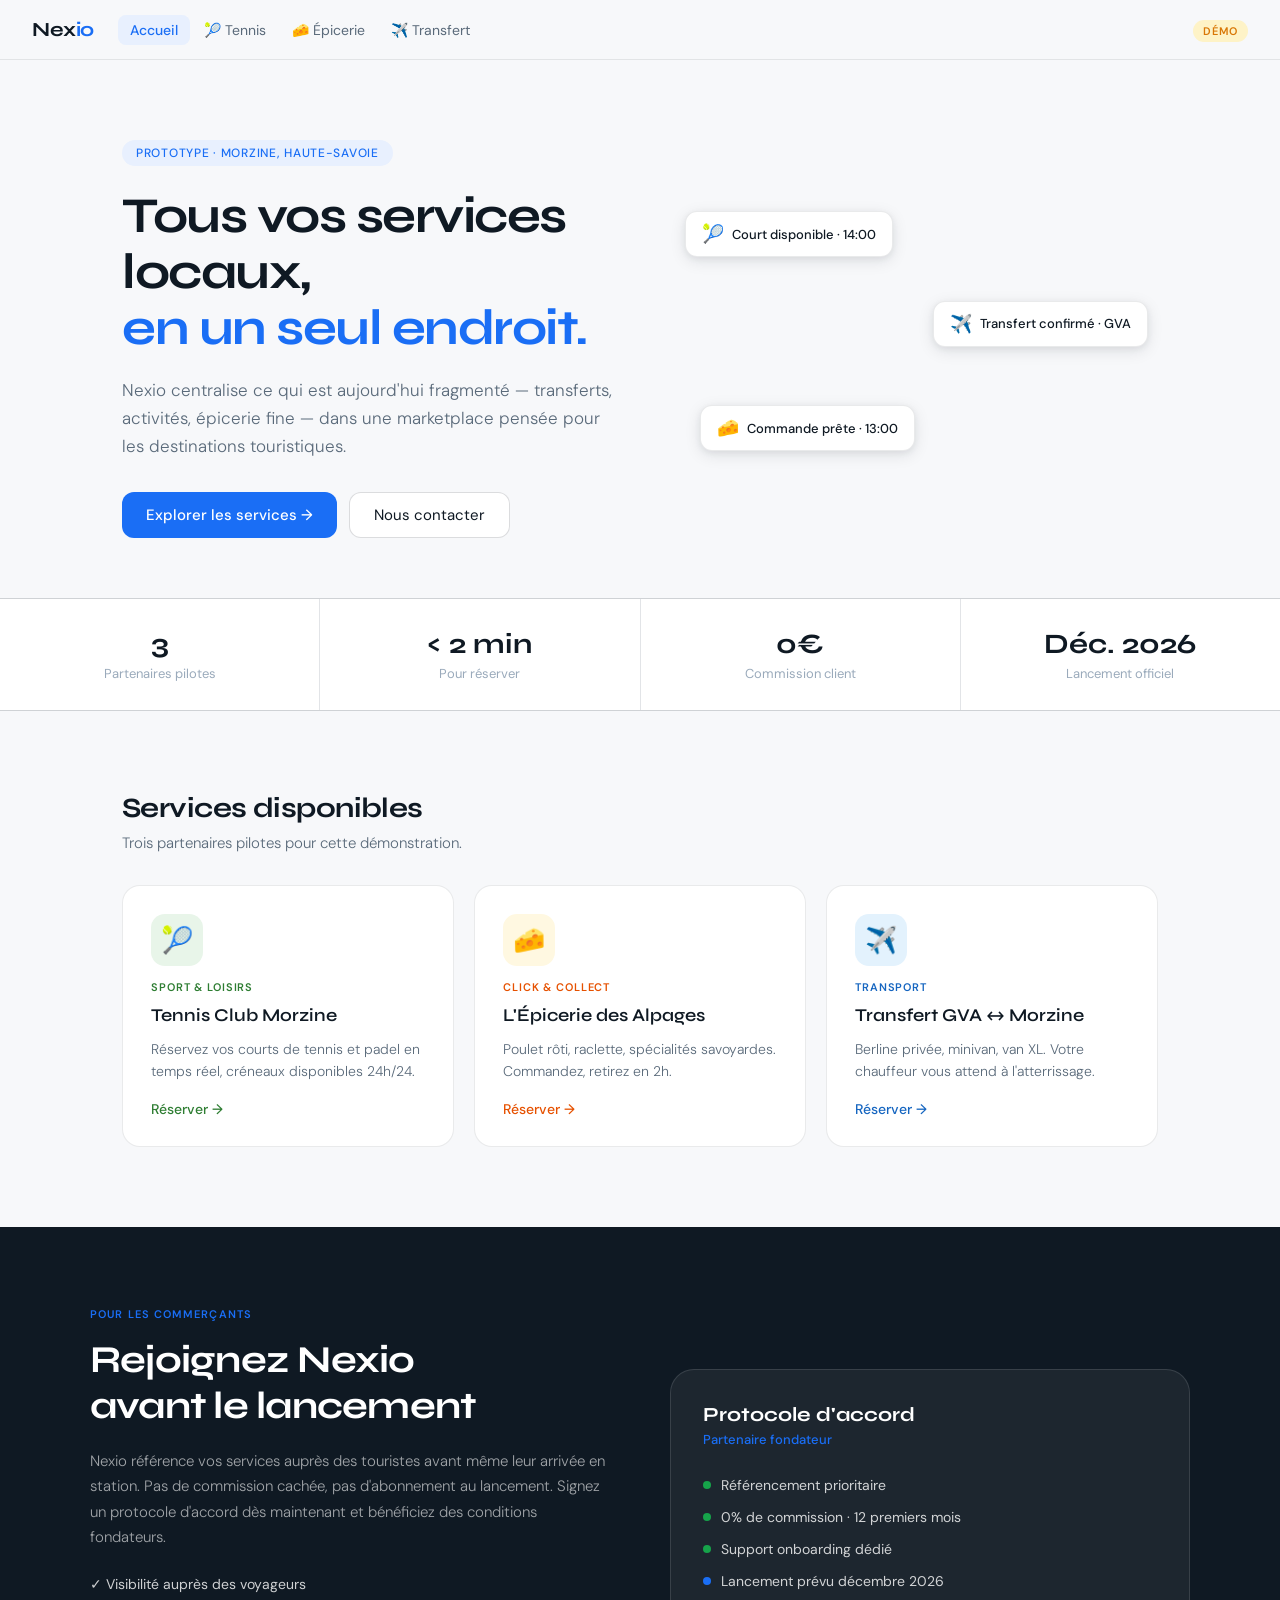
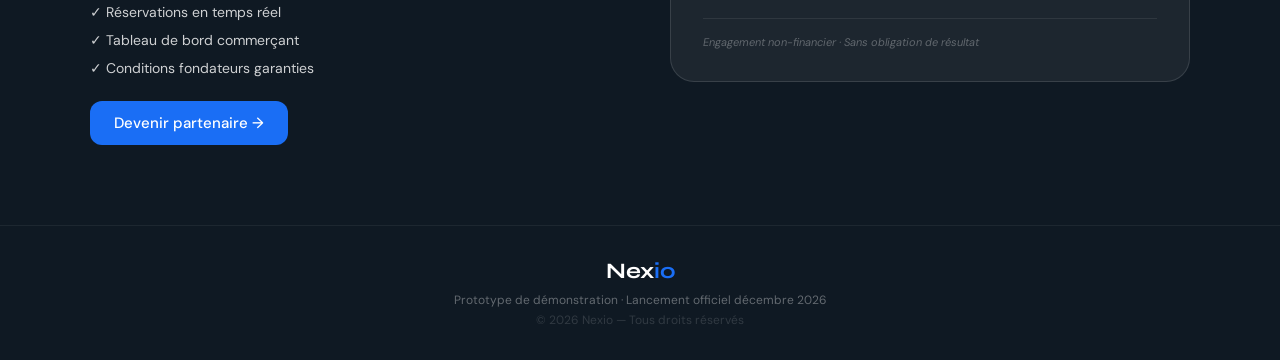
<file: index.html>
<!DOCTYPE html><html><head><meta charSet="utf-8"/><title>Nexio — Services locaux, centralisés</title><meta name="description" content="La marketplace des services locaux. Tennis, épicerie, transferts — tout en un."/><meta name="viewport" content="width=device-width, initial-scale=1"/><meta name="next-head-count" content="4"/><link rel="preload" href="/_next/static/css/3a5c675f7b6f8c8e.css" as="style"/><link rel="stylesheet" href="/_next/static/css/3a5c675f7b6f8c8e.css" data-n-g=""/><link rel="preload" href="/_next/static/css/3559f43c79fac2c9.css" as="style"/><link rel="stylesheet" href="/_next/static/css/3559f43c79fac2c9.css" data-n-p=""/><noscript data-n-css=""></noscript><script defer="" nomodule="" src="/_next/static/chunks/polyfills-78c92fac7aa8fdd8.js"></script><script src="/_next/static/chunks/webpack-8fa1640cc84ba8fe.js" defer=""></script><script src="/_next/static/chunks/framework-ecc4130bc7a58a64.js" defer=""></script><script src="/_next/static/chunks/main-e04a8cc03b1faae0.js" defer=""></script><script src="/_next/static/chunks/pages/_app-c5d62e69229318b8.js" defer=""></script><script src="/_next/static/chunks/814-00e073fec81ef682.js" defer=""></script><script src="/_next/static/chunks/pages/index-ce3859c3aa6a87b3.js" defer=""></script><script src="/_next/static/-WOE0WJBsuXtwrqzybqti/_buildManifest.js" defer=""></script><script src="/_next/static/-WOE0WJBsuXtwrqzybqti/_ssgManifest.js" defer=""></script></head><body><div id="__next"><nav class="Navbar_nav__yFFPE"><a class="Navbar_logo__X4o9i" href="/">Nex<span>io</span></a><div class="Navbar_links__puXTb"><a class="Navbar_link__Ssa7S Navbar_active__qyFWv" href="/">Accueil</a><a class="Navbar_link__Ssa7S " href="/tennis/">🎾 Tennis</a><a class="Navbar_link__Ssa7S " href="/epicerie/">🧀 Épicerie</a><a class="Navbar_link__Ssa7S " href="/transfert/">✈️ Transfert</a></div><div><span class="Navbar_badge__s7CES">Démo</span></div></nav><main><section class="Home_hero__VkeT1"><div class="Home_heroInner__5fyPC"><div class="Home_heroPill__gpEgz">Prototype · Morzine, Haute-Savoie</div><h1 class="Home_heroTitle__AMpNI">Tous vos services locaux,<br/><span class="Home_heroAccent__S5B2m">en un seul endroit.</span></h1><p class="Home_heroSub__RQITi">Nexio centralise ce qui est aujourd&#x27;hui fragmenté — transferts, activités, épicerie fine — dans une marketplace pensée pour les destinations touristiques.</p><div class="Home_heroBtns__EoK9S"><a class="Home_btnPrimary__Vk_zD" href="/tennis/">Explorer les services →</a><a href="mailto:contact@nexio.fr" class="Home_btnSecondary__IHZcE">Nous contacter</a></div></div><div class="Home_heroVisual__iiOhq"><div class="Home_floatCard__CO7S5" style="top:10%;left:5%;animation-delay:0s"><span>🎾</span> Court disponible · 14:00</div><div class="Home_floatCard__CO7S5" style="top:38%;right:2%;animation-delay:0.15s"><span>✈️</span> Transfert confirmé · GVA</div><div class="Home_floatCard__CO7S5" style="bottom:15%;left:8%;animation-delay:0.3s"><span>🧀</span> Commande prête · 13:00</div></div></section><section class="Home_statsSection__zT36o"><div class="Home_statItem__JSUd_"><div class="Home_statVal__AZPYt">3</div><div class="Home_statLabel__GSvXT">Partenaires pilotes</div></div><div class="Home_statItem__JSUd_"><div class="Home_statVal__AZPYt">&lt; 2 min</div><div class="Home_statLabel__GSvXT">Pour réserver</div></div><div class="Home_statItem__JSUd_"><div class="Home_statVal__AZPYt">0€</div><div class="Home_statLabel__GSvXT">Commission client</div></div><div class="Home_statItem__JSUd_"><div class="Home_statVal__AZPYt">Déc. 2026</div><div class="Home_statLabel__GSvXT">Lancement officiel</div></div></section><section class="Home_servicesSection__knbD3"><div class="Home_sectionHead__YUguA"><h2 class="Home_sectionTitle__DKb2S">Services disponibles</h2><p class="Home_sectionSub__SbXGw">Trois partenaires pilotes pour cette démonstration.</p></div><div class="Home_servicesGrid__UVFWK"><a class="Home_serviceCard__DTeBb" style="--card-color:#e8f5e9;--card-accent:#2e7d32" href="/tennis/"><div class="Home_cardEmoji__gk5TO" style="background:#e8f5e9">🎾</div><div class="Home_cardTag__FjJlu" style="color:#2e7d32">Sport &amp; Loisirs</div><h3 class="Home_cardTitle__rMNyu">Tennis Club Morzine</h3><p class="Home_cardDesc__c0UgW">Réservez vos courts de tennis et padel en temps réel, créneaux disponibles 24h/24.</p><div class="Home_cardCta__PBNb6" style="color:#2e7d32">Réserver <span>→</span></div></a><a class="Home_serviceCard__DTeBb" style="--card-color:#fff8e1;--card-accent:#e65100" href="/epicerie/"><div class="Home_cardEmoji__gk5TO" style="background:#fff8e1">🧀</div><div class="Home_cardTag__FjJlu" style="color:#e65100">Click &amp; Collect</div><h3 class="Home_cardTitle__rMNyu">L&#x27;Épicerie des Alpages</h3><p class="Home_cardDesc__c0UgW">Poulet rôti, raclette, spécialités savoyardes. Commandez, retirez en 2h.</p><div class="Home_cardCta__PBNb6" style="color:#e65100">Réserver <span>→</span></div></a><a class="Home_serviceCard__DTeBb" style="--card-color:#e3f2fd;--card-accent:#1565c0" href="/transfert/"><div class="Home_cardEmoji__gk5TO" style="background:#e3f2fd">✈️</div><div class="Home_cardTag__FjJlu" style="color:#1565c0">Transport</div><h3 class="Home_cardTitle__rMNyu">Transfert GVA ↔ Morzine</h3><p class="Home_cardDesc__c0UgW">Berline privée, minivan, van XL. Votre chauffeur vous attend à l&#x27;atterrissage.</p><div class="Home_cardCta__PBNb6" style="color:#1565c0">Réserver <span>→</span></div></a></div></section><section class="Home_pitchSection__YITby"><div class="Home_pitchInner__8bsZ_"><div><div class="Home_pitchTag__6EKoE">Pour les commerçants</div><h2 class="Home_pitchTitle__PlwJS">Rejoignez Nexio<br/>avant le lancement</h2><p class="Home_pitchText__Ok64n">Nexio référence vos services auprès des touristes avant même leur arrivée en station. Pas de commission cachée, pas d&#x27;abonnement au lancement. Signez un protocole d&#x27;accord dès maintenant et bénéficiez des conditions fondateurs.</p><div class="Home_pitchFeatures__AXR05"><div class="Home_pitchFeature__72sQZ">✓ Visibilité auprès des voyageurs</div><div class="Home_pitchFeature__72sQZ">✓ Réservations en temps réel</div><div class="Home_pitchFeature__72sQZ">✓ Tableau de bord commerçant</div><div class="Home_pitchFeature__72sQZ">✓ Conditions fondateurs garanties</div></div><a href="mailto:contact@nexio.fr" class="Home_btnPrimary__Vk_zD" style="display:inline-block;margin-top:24px">Devenir partenaire →</a></div><div><div class="Home_pitchCard__7ofE4"><div class="Home_pitchCardTitle__Sc_9C">Protocole d&#x27;accord</div><div class="Home_pitchCardSub__W5qd6">Partenaire fondateur</div><div class="Home_pitchCardItems__u8l0p"><div class="Home_pitchCardItem__Kmsju"><span class="Home_itemDot__2EJoH" style="background:#16a34a"></span>Référencement prioritaire</div><div class="Home_pitchCardItem__Kmsju"><span class="Home_itemDot__2EJoH" style="background:#16a34a"></span>0% de commission · 12 premiers mois</div><div class="Home_pitchCardItem__Kmsju"><span class="Home_itemDot__2EJoH" style="background:#16a34a"></span>Support onboarding dédié</div><div class="Home_pitchCardItem__Kmsju"><span class="Home_itemDot__2EJoH" style="background:#1a6ef5"></span>Lancement prévu décembre 2026</div></div><div class="Home_pitchCardNote__QGCH1">Engagement non-financier · Sans obligation de résultat</div></div></div></div></section><footer class="Home_footer__yFiaX"><div class="Home_footerLogo__LBYkL">Nex<span>io</span></div><div class="Home_footerNote__mT9zB">Prototype de démonstration · Lancement officiel décembre 2026</div><div class="Home_footerNote__mT9zB" style="opacity:0.4;margin-top:4px">© 2026 Nexio — Tous droits réservés</div></footer></main></div><script id="__NEXT_DATA__" type="application/json">{"props":{"pageProps":{}},"page":"/","query":{},"buildId":"-WOE0WJBsuXtwrqzybqti","nextExport":true,"autoExport":true,"isFallback":false,"scriptLoader":[]}</script></body></html>
</file>
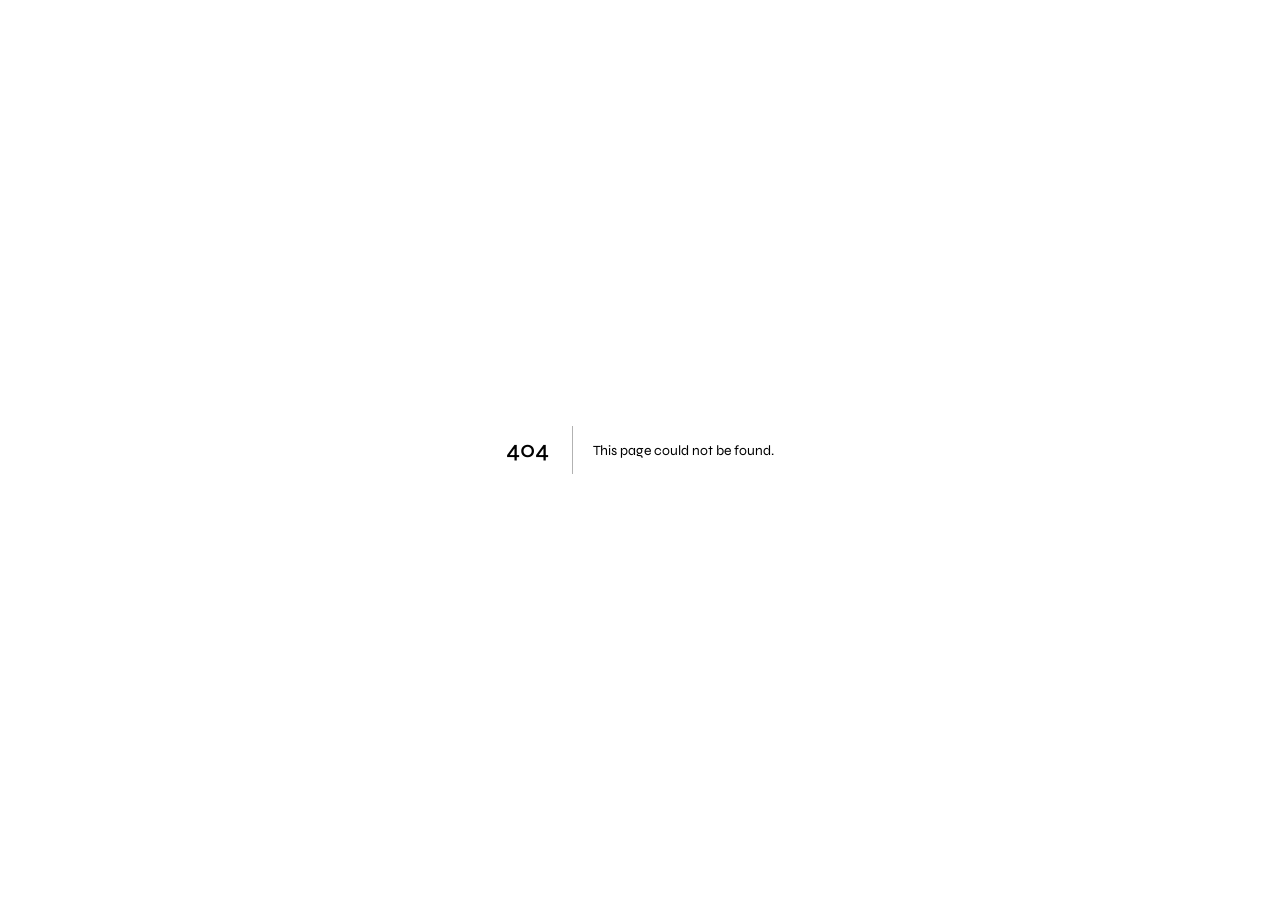
<file: 404/index.html>
<!DOCTYPE html><html><head><meta charSet="utf-8"/><meta name="viewport" content="width=device-width"/><title>404: This page could not be found</title><meta name="next-head-count" content="3"/><link rel="preload" href="/_next/static/css/3a5c675f7b6f8c8e.css" as="style"/><link rel="stylesheet" href="/_next/static/css/3a5c675f7b6f8c8e.css" data-n-g=""/><noscript data-n-css=""></noscript><script defer="" nomodule="" src="/_next/static/chunks/polyfills-78c92fac7aa8fdd8.js"></script><script src="/_next/static/chunks/webpack-8fa1640cc84ba8fe.js" defer=""></script><script src="/_next/static/chunks/framework-ecc4130bc7a58a64.js" defer=""></script><script src="/_next/static/chunks/main-e04a8cc03b1faae0.js" defer=""></script><script src="/_next/static/chunks/pages/_app-c5d62e69229318b8.js" defer=""></script><script src="/_next/static/chunks/pages/_error-77823ddac6993d35.js" defer=""></script><script src="/_next/static/-WOE0WJBsuXtwrqzybqti/_buildManifest.js" defer=""></script><script src="/_next/static/-WOE0WJBsuXtwrqzybqti/_ssgManifest.js" defer=""></script></head><body><div id="__next"><div style="font-family:system-ui,&quot;Segoe UI&quot;,Roboto,Helvetica,Arial,sans-serif,&quot;Apple Color Emoji&quot;,&quot;Segoe UI Emoji&quot;;height:100vh;text-align:center;display:flex;flex-direction:column;align-items:center;justify-content:center"><div style="line-height:48px"><style>body{color:#000;background:#fff;margin:0}.next-error-h1{border-right:1px solid rgba(0,0,0,.3)}@media (prefers-color-scheme:dark){body{color:#fff;background:#000}.next-error-h1{border-right:1px solid rgba(255,255,255,.3)}}</style><h1 class="next-error-h1" style="display:inline-block;margin:0 20px 0 0;padding-right:23px;font-size:24px;font-weight:500;vertical-align:top">404</h1><div style="display:inline-block"><h2 style="font-size:14px;font-weight:400;line-height:28px">This page could not be found<!-- -->.</h2></div></div></div></div><script id="__NEXT_DATA__" type="application/json">{"props":{"pageProps":{"statusCode":404}},"page":"/_error","query":{},"buildId":"-WOE0WJBsuXtwrqzybqti","nextExport":true,"isFallback":false,"gip":true,"scriptLoader":[]}</script></body></html>
</file>
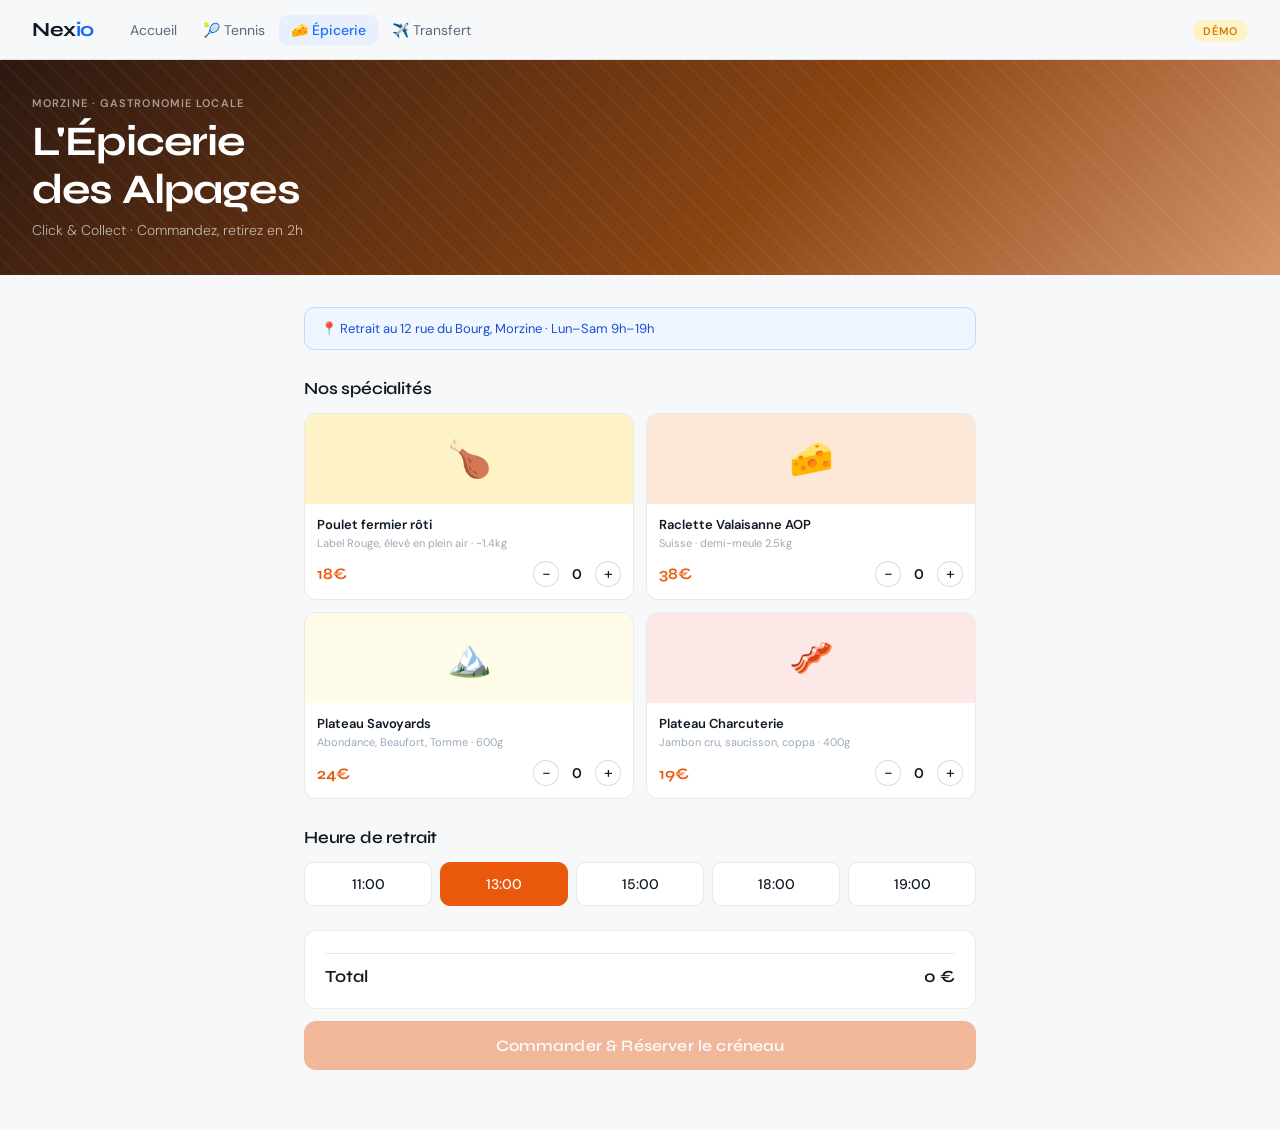
<file: epicerie/index.html>
<!DOCTYPE html><html><head><meta charSet="utf-8"/><title>Épicerie des Alpages — Nexio</title><meta name="viewport" content="width=device-width, initial-scale=1"/><meta name="next-head-count" content="3"/><link rel="preload" href="/_next/static/css/3a5c675f7b6f8c8e.css" as="style"/><link rel="stylesheet" href="/_next/static/css/3a5c675f7b6f8c8e.css" data-n-g=""/><link rel="preload" href="/_next/static/css/0902f805d503dbba.css" as="style"/><link rel="stylesheet" href="/_next/static/css/0902f805d503dbba.css" data-n-p=""/><noscript data-n-css=""></noscript><script defer="" nomodule="" src="/_next/static/chunks/polyfills-78c92fac7aa8fdd8.js"></script><script src="/_next/static/chunks/webpack-8fa1640cc84ba8fe.js" defer=""></script><script src="/_next/static/chunks/framework-ecc4130bc7a58a64.js" defer=""></script><script src="/_next/static/chunks/main-e04a8cc03b1faae0.js" defer=""></script><script src="/_next/static/chunks/pages/_app-c5d62e69229318b8.js" defer=""></script><script src="/_next/static/chunks/814-00e073fec81ef682.js" defer=""></script><script src="/_next/static/chunks/pages/epicerie-965687def6917568.js" defer=""></script><script src="/_next/static/-WOE0WJBsuXtwrqzybqti/_buildManifest.js" defer=""></script><script src="/_next/static/-WOE0WJBsuXtwrqzybqti/_ssgManifest.js" defer=""></script></head><body><div id="__next"><nav class="Navbar_nav__yFFPE"><a class="Navbar_logo__X4o9i" href="/">Nex<span>io</span></a><div class="Navbar_links__puXTb"><a class="Navbar_link__Ssa7S " href="/">Accueil</a><a class="Navbar_link__Ssa7S " href="/tennis/">🎾 Tennis</a><a class="Navbar_link__Ssa7S Navbar_active__qyFWv" href="/epicerie/">🧀 Épicerie</a><a class="Navbar_link__Ssa7S " href="/transfert/">✈️ Transfert</a></div><div><span class="Navbar_badge__s7CES">Démo</span></div></nav><div class="Service_hero__w0oRi" style="background:linear-gradient(135deg, #2c1810 0%, #8b4513 60%, #d4956a 100%)"><div class="Service_heroPattern__sKRc7"></div><div class="Service_heroContent__RBujo"><div class="Service_heroTag__cd2_f">Morzine · Gastronomie locale</div><h1 class="Service_heroTitle__xY3lD">L&#x27;Épicerie<br/>des Alpages</h1><p class="Service_heroSub__hVYjq">Click &amp; Collect · Commandez, retirez en 2h</p></div></div><div class="Service_body__nyQZZ"><div class="Service_infoBanner__DBBi0">📍 Retrait au 12 rue du Bourg, Morzine · Lun–Sam 9h–19h</div><h2 class="Service_sectionTitle__Zj_mu">Nos spécialités</h2><div class="Service_productGrid__t00aG"><div class="Service_productCard__uBRv8"><div class="Service_productImg__Jh05E" style="background:#fef3c7">🍗</div><div class="Service_productBody__gvTyo"><div class="Service_productName__ca5PO">Poulet fermier rôti</div><div class="Service_productDesc__jClUc">Label Rouge, élevé en plein air · ~1.4kg</div><div class="Service_productFooter__JjI5_"><div class="Service_productPrice__Qw8dV">18<!-- -->€</div><div class="Service_qtyCtrl__d_qFr"><button class="Service_qtyBtn__qi_cR">−</button><span class="Service_qtyVal__HVQ0O">0</span><button class="Service_qtyBtn__qi_cR">+</button></div></div></div></div><div class="Service_productCard__uBRv8"><div class="Service_productImg__Jh05E" style="background:#fde8d8">🧀</div><div class="Service_productBody__gvTyo"><div class="Service_productName__ca5PO">Raclette Valaisanne AOP</div><div class="Service_productDesc__jClUc">Suisse · demi-meule 2.5kg</div><div class="Service_productFooter__JjI5_"><div class="Service_productPrice__Qw8dV">38<!-- -->€</div><div class="Service_qtyCtrl__d_qFr"><button class="Service_qtyBtn__qi_cR">−</button><span class="Service_qtyVal__HVQ0O">0</span><button class="Service_qtyBtn__qi_cR">+</button></div></div></div></div><div class="Service_productCard__uBRv8"><div class="Service_productImg__Jh05E" style="background:#fefce8">🏔️</div><div class="Service_productBody__gvTyo"><div class="Service_productName__ca5PO">Plateau Savoyards</div><div class="Service_productDesc__jClUc">Abondance, Beaufort, Tomme · 600g</div><div class="Service_productFooter__JjI5_"><div class="Service_productPrice__Qw8dV">24<!-- -->€</div><div class="Service_qtyCtrl__d_qFr"><button class="Service_qtyBtn__qi_cR">−</button><span class="Service_qtyVal__HVQ0O">0</span><button class="Service_qtyBtn__qi_cR">+</button></div></div></div></div><div class="Service_productCard__uBRv8"><div class="Service_productImg__Jh05E" style="background:#fde8e8">🥓</div><div class="Service_productBody__gvTyo"><div class="Service_productName__ca5PO">Plateau Charcuterie</div><div class="Service_productDesc__jClUc">Jambon cru, saucisson, coppa · 400g</div><div class="Service_productFooter__JjI5_"><div class="Service_productPrice__Qw8dV">19<!-- -->€</div><div class="Service_qtyCtrl__d_qFr"><button class="Service_qtyBtn__qi_cR">−</button><span class="Service_qtyVal__HVQ0O">0</span><button class="Service_qtyBtn__qi_cR">+</button></div></div></div></div></div><h2 class="Service_sectionTitle__Zj_mu">Heure de retrait</h2><div class="Service_pickupGrid__LZ8z7"><button class="Service_pickupSlot__qdF8y ">11:00</button><button class="Service_pickupSlot__qdF8y Service_pickupSelected__Bagm7">13:00</button><button class="Service_pickupSlot__qdF8y ">15:00</button><button class="Service_pickupSlot__qdF8y ">18:00</button><button class="Service_pickupSlot__qdF8y ">19:00</button></div><div class="Service_totalBox__Bz73a"><div class="Service_totalLine___ZQMn Service_totalBig__I2Hzg"><span>Total</span><span>0<!-- --> €</span></div></div><button class="Service_bookBtn__cdIYQ Service_bookWarm__Q3bGN" disabled="">Commander &amp; Réserver le créneau</button></div></div><script id="__NEXT_DATA__" type="application/json">{"props":{"pageProps":{}},"page":"/epicerie","query":{},"buildId":"-WOE0WJBsuXtwrqzybqti","nextExport":true,"autoExport":true,"isFallback":false,"scriptLoader":[]}</script></body></html>
</file>
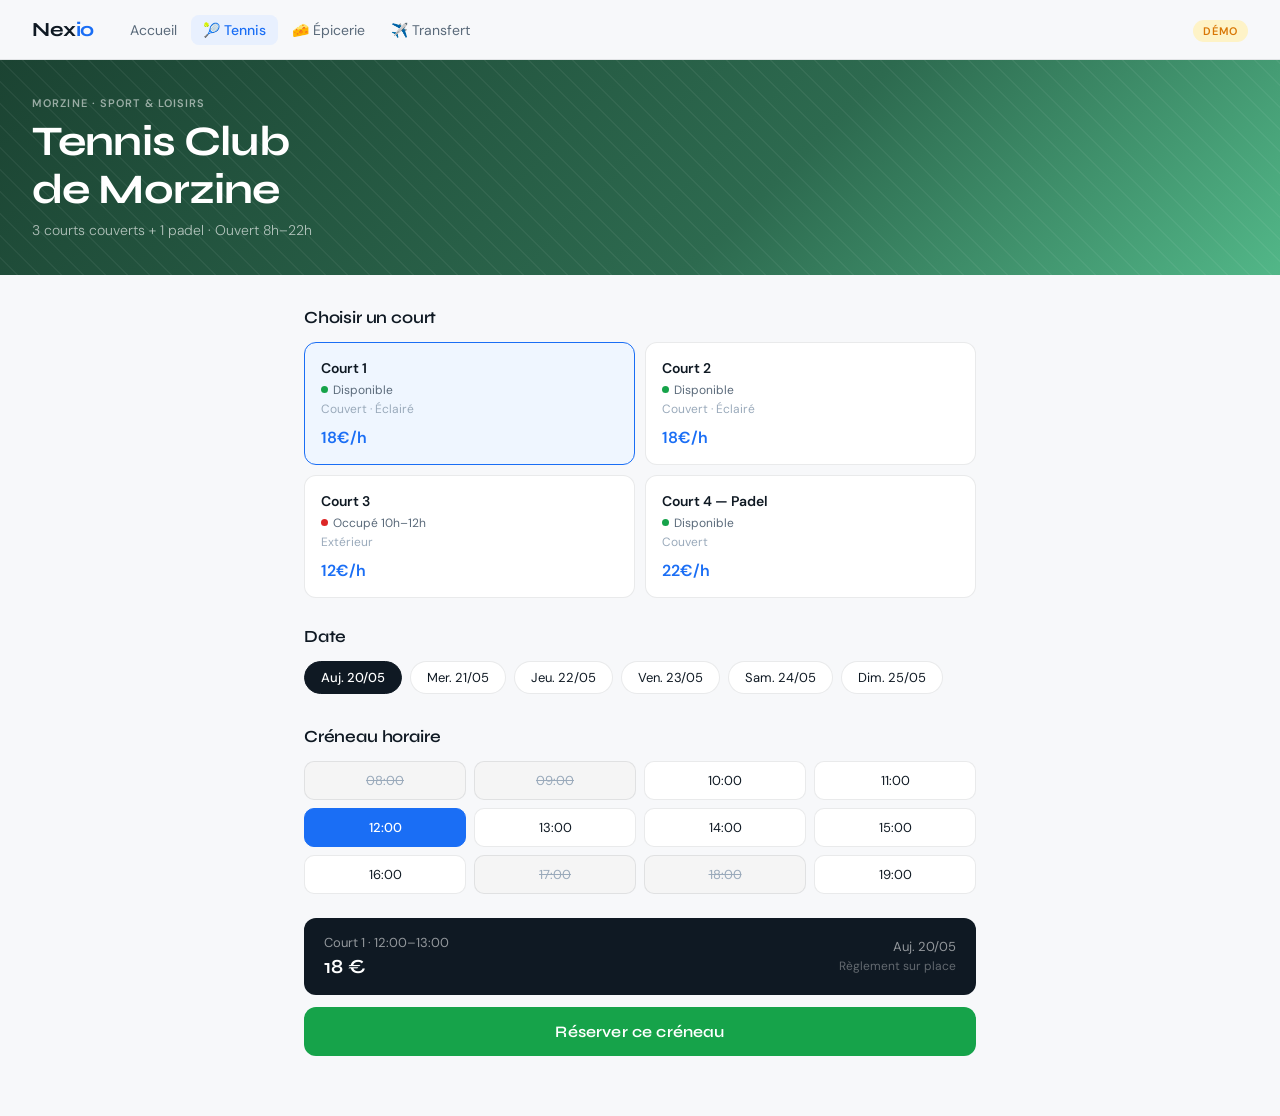
<file: tennis/index.html>
<!DOCTYPE html><html><head><meta charSet="utf-8"/><title>Tennis Club Morzine — Nexio</title><meta name="viewport" content="width=device-width, initial-scale=1"/><meta name="next-head-count" content="3"/><link rel="preload" href="/_next/static/css/3a5c675f7b6f8c8e.css" as="style"/><link rel="stylesheet" href="/_next/static/css/3a5c675f7b6f8c8e.css" data-n-g=""/><link rel="preload" href="/_next/static/css/0902f805d503dbba.css" as="style"/><link rel="stylesheet" href="/_next/static/css/0902f805d503dbba.css" data-n-p=""/><noscript data-n-css=""></noscript><script defer="" nomodule="" src="/_next/static/chunks/polyfills-78c92fac7aa8fdd8.js"></script><script src="/_next/static/chunks/webpack-8fa1640cc84ba8fe.js" defer=""></script><script src="/_next/static/chunks/framework-ecc4130bc7a58a64.js" defer=""></script><script src="/_next/static/chunks/main-e04a8cc03b1faae0.js" defer=""></script><script src="/_next/static/chunks/pages/_app-c5d62e69229318b8.js" defer=""></script><script src="/_next/static/chunks/814-00e073fec81ef682.js" defer=""></script><script src="/_next/static/chunks/pages/tennis-8cf6f596963b454a.js" defer=""></script><script src="/_next/static/-WOE0WJBsuXtwrqzybqti/_buildManifest.js" defer=""></script><script src="/_next/static/-WOE0WJBsuXtwrqzybqti/_ssgManifest.js" defer=""></script></head><body><div id="__next"><nav class="Navbar_nav__yFFPE"><a class="Navbar_logo__X4o9i" href="/">Nex<span>io</span></a><div class="Navbar_links__puXTb"><a class="Navbar_link__Ssa7S " href="/">Accueil</a><a class="Navbar_link__Ssa7S Navbar_active__qyFWv" href="/tennis/">🎾 Tennis</a><a class="Navbar_link__Ssa7S " href="/epicerie/">🧀 Épicerie</a><a class="Navbar_link__Ssa7S " href="/transfert/">✈️ Transfert</a></div><div><span class="Navbar_badge__s7CES">Démo</span></div></nav><div class="Service_hero__w0oRi" style="background:linear-gradient(135deg, #1b4332 0%, #2d6a4f 60%, #52b788 100%)"><div class="Service_heroPattern__sKRc7"></div><div class="Service_heroContent__RBujo"><div class="Service_heroTag__cd2_f">Morzine · Sport &amp; Loisirs</div><h1 class="Service_heroTitle__xY3lD">Tennis Club<br/>de Morzine</h1><p class="Service_heroSub__hVYjq">3 courts couverts + 1 padel · Ouvert 8h–22h</p></div></div><div class="Service_body__nyQZZ"><h2 class="Service_sectionTitle__Zj_mu">Choisir un court</h2><div class="Service_courtGrid__WUyKU"><div class="Service_courtCard__erM3b Service_courtSelected__7pOMN"><div class="Service_courtName__cbuss">Court 1</div><div class="Service_courtInfo__nTa9F"><span class="Service_dot__P2oeq Service_dotGreen__U0bpe"></span>Disponible</div><div class="Service_courtType__PZBGj">Couvert · Éclairé</div><div class="Service_courtPrice__2_Tka">18<!-- -->€/h</div></div><div class="Service_courtCard__erM3b "><div class="Service_courtName__cbuss">Court 2</div><div class="Service_courtInfo__nTa9F"><span class="Service_dot__P2oeq Service_dotGreen__U0bpe"></span>Disponible</div><div class="Service_courtType__PZBGj">Couvert · Éclairé</div><div class="Service_courtPrice__2_Tka">18<!-- -->€/h</div></div><div class="Service_courtCard__erM3b "><div class="Service_courtName__cbuss">Court 3</div><div class="Service_courtInfo__nTa9F"><span class="Service_dot__P2oeq Service_dotRed__gs7zn"></span>Occupé 10h–12h</div><div class="Service_courtType__PZBGj">Extérieur</div><div class="Service_courtPrice__2_Tka">12<!-- -->€/h</div></div><div class="Service_courtCard__erM3b "><div class="Service_courtName__cbuss">Court 4 — Padel</div><div class="Service_courtInfo__nTa9F"><span class="Service_dot__P2oeq Service_dotGreen__U0bpe"></span>Disponible</div><div class="Service_courtType__PZBGj">Couvert</div><div class="Service_courtPrice__2_Tka">22<!-- -->€/h</div></div></div><h2 class="Service_sectionTitle__Zj_mu">Date</h2><div class="Service_dateRow__y58uO"><button class="Service_dateChip__T8cKb Service_dateActive__uRKl5">Auj. 20/05</button><button class="Service_dateChip__T8cKb ">Mer. 21/05</button><button class="Service_dateChip__T8cKb ">Jeu. 22/05</button><button class="Service_dateChip__T8cKb ">Ven. 23/05</button><button class="Service_dateChip__T8cKb ">Sam. 24/05</button><button class="Service_dateChip__T8cKb ">Dim. 25/05</button></div><h2 class="Service_sectionTitle__Zj_mu">Créneau horaire</h2><div class="Service_slotGrid__Nqmbs"><button disabled="" class="Service_slot__xauBi Service_slotTaken__Dcabj ">08:00</button><button disabled="" class="Service_slot__xauBi Service_slotTaken__Dcabj ">09:00</button><button class="Service_slot__xauBi  ">10:00</button><button class="Service_slot__xauBi  ">11:00</button><button class="Service_slot__xauBi  Service_slotSelected__8RrGI">12:00</button><button class="Service_slot__xauBi  ">13:00</button><button class="Service_slot__xauBi  ">14:00</button><button class="Service_slot__xauBi  ">15:00</button><button class="Service_slot__xauBi  ">16:00</button><button disabled="" class="Service_slot__xauBi Service_slotTaken__Dcabj ">17:00</button><button disabled="" class="Service_slot__xauBi Service_slotTaken__Dcabj ">18:00</button><button class="Service_slot__xauBi  ">19:00</button></div><div class="Service_summaryBar__fI2QJ"><div><div class="Service_summaryLabel__hiVVl">Court 1<!-- --> · <!-- -->12:00<!-- -->–<!-- -->13<!-- -->:00</div><div class="Service_summaryPrice__pUdzR">18<!-- --> €</div></div><div class="Service_summaryRight__GYSOI"><div class="Service_summaryLabel__hiVVl">Auj. 20/05</div><div class="Service_summaryNote__RqT5p">Règlement sur place</div></div></div><button class="Service_bookBtn__cdIYQ Service_bookGreen__oW62P">Réserver ce créneau</button></div></div><script id="__NEXT_DATA__" type="application/json">{"props":{"pageProps":{}},"page":"/tennis","query":{},"buildId":"-WOE0WJBsuXtwrqzybqti","nextExport":true,"autoExport":true,"isFallback":false,"scriptLoader":[]}</script></body></html>
</file>
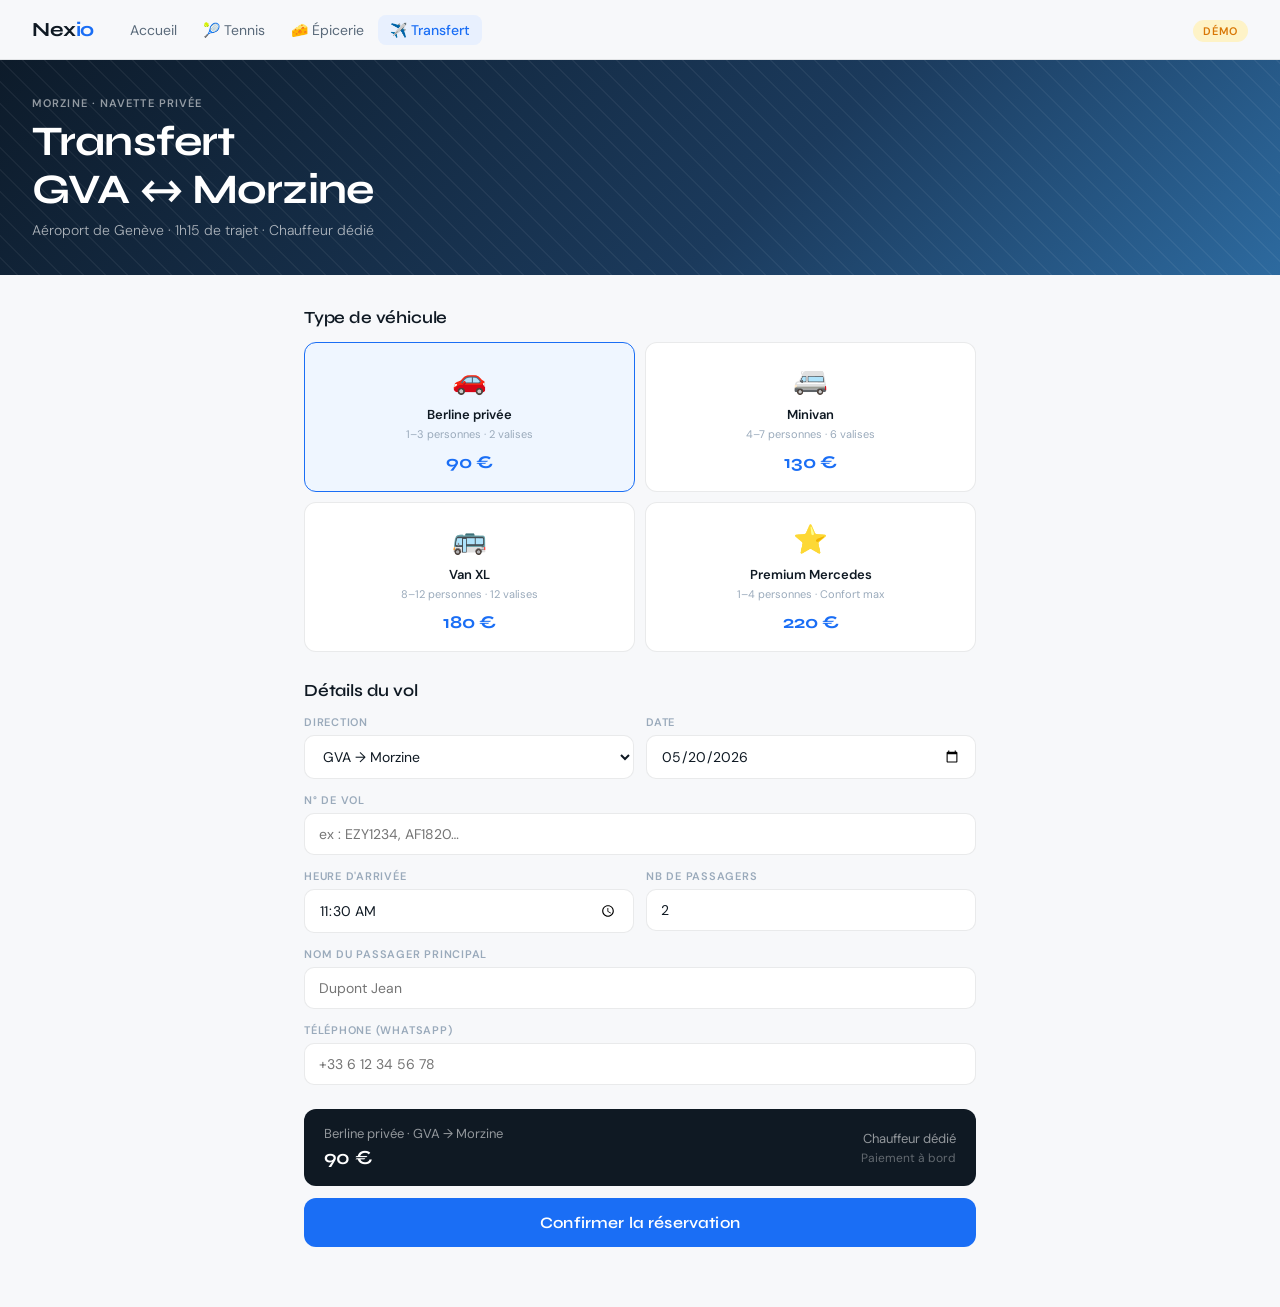
<file: transfert/index.html>
<!DOCTYPE html><html><head><meta charSet="utf-8"/><title>Transfert GVA ↔ Morzine — Nexio</title><meta name="viewport" content="width=device-width, initial-scale=1"/><meta name="next-head-count" content="3"/><link rel="preload" href="/_next/static/css/3a5c675f7b6f8c8e.css" as="style"/><link rel="stylesheet" href="/_next/static/css/3a5c675f7b6f8c8e.css" data-n-g=""/><link rel="preload" href="/_next/static/css/0902f805d503dbba.css" as="style"/><link rel="stylesheet" href="/_next/static/css/0902f805d503dbba.css" data-n-p=""/><noscript data-n-css=""></noscript><script defer="" nomodule="" src="/_next/static/chunks/polyfills-78c92fac7aa8fdd8.js"></script><script src="/_next/static/chunks/webpack-8fa1640cc84ba8fe.js" defer=""></script><script src="/_next/static/chunks/framework-ecc4130bc7a58a64.js" defer=""></script><script src="/_next/static/chunks/main-e04a8cc03b1faae0.js" defer=""></script><script src="/_next/static/chunks/pages/_app-c5d62e69229318b8.js" defer=""></script><script src="/_next/static/chunks/814-00e073fec81ef682.js" defer=""></script><script src="/_next/static/chunks/pages/transfert-abf8aa70e058bf85.js" defer=""></script><script src="/_next/static/-WOE0WJBsuXtwrqzybqti/_buildManifest.js" defer=""></script><script src="/_next/static/-WOE0WJBsuXtwrqzybqti/_ssgManifest.js" defer=""></script></head><body><div id="__next"><nav class="Navbar_nav__yFFPE"><a class="Navbar_logo__X4o9i" href="/">Nex<span>io</span></a><div class="Navbar_links__puXTb"><a class="Navbar_link__Ssa7S " href="/">Accueil</a><a class="Navbar_link__Ssa7S " href="/tennis/">🎾 Tennis</a><a class="Navbar_link__Ssa7S " href="/epicerie/">🧀 Épicerie</a><a class="Navbar_link__Ssa7S Navbar_active__qyFWv" href="/transfert/">✈️ Transfert</a></div><div><span class="Navbar_badge__s7CES">Démo</span></div></nav><div class="Service_hero__w0oRi" style="background:linear-gradient(135deg, #0d1b2a 0%, #1b3a5c 60%, #2d6a9f 100%)"><div class="Service_heroPattern__sKRc7"></div><div class="Service_heroContent__RBujo"><div class="Service_heroTag__cd2_f">Morzine · Navette privée</div><h1 class="Service_heroTitle__xY3lD">Transfert<br/>GVA ↔ Morzine</h1><p class="Service_heroSub__hVYjq">Aéroport de Genève · 1h15 de trajet · Chauffeur dédié</p></div></div><div class="Service_body__nyQZZ"><h2 class="Service_sectionTitle__Zj_mu">Type de véhicule</h2><div class="Service_vehicleGrid__De9_B"><div class="Service_vehicleCard__lWBVt Service_vehicleSelected__UFMWW"><div class="Service_vehicleEmoji__NK62D">🚗</div><div class="Service_vehicleName__96Z1x">Berline privée</div><div class="Service_vehicleCap__TABcy">1–3 personnes · 2 valises</div><div class="Service_vehiclePrice__X18IH">90<!-- --> €</div></div><div class="Service_vehicleCard__lWBVt "><div class="Service_vehicleEmoji__NK62D">🚐</div><div class="Service_vehicleName__96Z1x">Minivan</div><div class="Service_vehicleCap__TABcy">4–7 personnes · 6 valises</div><div class="Service_vehiclePrice__X18IH">130<!-- --> €</div></div><div class="Service_vehicleCard__lWBVt "><div class="Service_vehicleEmoji__NK62D">🚌</div><div class="Service_vehicleName__96Z1x">Van XL</div><div class="Service_vehicleCap__TABcy">8–12 personnes · 12 valises</div><div class="Service_vehiclePrice__X18IH">180<!-- --> €</div></div><div class="Service_vehicleCard__lWBVt "><div class="Service_vehicleEmoji__NK62D">⭐</div><div class="Service_vehicleName__96Z1x">Premium Mercedes</div><div class="Service_vehicleCap__TABcy">1–4 personnes · Confort max</div><div class="Service_vehiclePrice__X18IH">220<!-- --> €</div></div></div><h2 class="Service_sectionTitle__Zj_mu">Détails du vol</h2><div class="Service_formRow2__GTpiz"><div><div class="Service_inputLabel__0d3sC">Direction</div><select class="Service_inputField__NPiN7"><option selected="">GVA → Morzine</option><option>Morzine → GVA</option></select></div><div><div class="Service_inputLabel__0d3sC">Date</div><input class="Service_inputField__NPiN7" type="date" value="2026-05-20"/></div></div><div class="Service_formRow__aQcE6"><div class="Service_inputLabel__0d3sC">N° de vol</div><input class="Service_inputField__NPiN7" type="text" placeholder="ex : EZY1234, AF1820…"/></div><div class="Service_formRow2__GTpiz"><div><div class="Service_inputLabel__0d3sC">Heure d&#x27;arrivée</div><input class="Service_inputField__NPiN7" type="time" value="11:30"/></div><div><div class="Service_inputLabel__0d3sC">Nb de passagers</div><input class="Service_inputField__NPiN7" type="number" min="1" max="12" value="2"/></div></div><div class="Service_formRow__aQcE6"><div class="Service_inputLabel__0d3sC">Nom du passager principal</div><input class="Service_inputField__NPiN7" type="text" placeholder="Dupont Jean"/></div><div class="Service_formRow__aQcE6"><div class="Service_inputLabel__0d3sC">Téléphone (WhatsApp)</div><input class="Service_inputField__NPiN7" type="tel" placeholder="+33 6 12 34 56 78"/></div><div class="Service_summaryBar__fI2QJ"><div><div class="Service_summaryLabel__hiVVl">Berline privée<!-- --> · <!-- -->GVA → Morzine</div><div class="Service_summaryPrice__pUdzR">90<!-- --> €</div></div><div class="Service_summaryRight__GYSOI"><div class="Service_summaryLabel__hiVVl">Chauffeur dédié</div><div class="Service_summaryNote__RqT5p">Paiement à bord</div></div></div><button class="Service_bookBtn__cdIYQ Service_bookBlue__0_8ls">Confirmer la réservation</button></div></div><script id="__NEXT_DATA__" type="application/json">{"props":{"pageProps":{}},"page":"/transfert","query":{},"buildId":"-WOE0WJBsuXtwrqzybqti","nextExport":true,"autoExport":true,"isFallback":false,"scriptLoader":[]}</script></body></html>
</file>
<file: _next/static/css/3a5c675f7b6f8c8e.css>
@import url("https://fonts.googleapis.com/css2?family=Syne:wght@400;500;600;700&family=DM+Sans:ital,wght@0,300;0,400;0,500;1,300&display=swap");*,:after,:before{box-sizing:border-box;margin:0;padding:0}:root{--ink:#0f1923;--ink-mid:#2a3a4a;--ink-soft:#5a6a7a;--ink-ghost:#9aaabb;--canvas:#f7f8fa;--white:#fff;--accent:#1a6ef5;--accent-light:#e8f0fe;--accent-hover:#1459cc;--green:#16a34a;--green-light:#dcfce7;--amber:#d97706;--amber-light:#fef3c7;--red:#dc2626;--border:rgba(15,25,35,.09);--border-mid:rgba(15,25,35,.15);--shadow-sm:0 1px 3px rgba(15,25,35,.08),0 1px 2px rgba(15,25,35,.04);--shadow-md:0 4px 16px rgba(15,25,35,.1),0 2px 6px rgba(15,25,35,.06);--radius:12px;--radius-lg:18px;--radius-xl:24px}html{font-size:16px;-webkit-font-smoothing:antialiased}body{font-family:DM Sans,sans-serif;background:var(--canvas);color:var(--ink);min-height:100vh}h1,h2,h3,h4{font-family:Syne,sans-serif}a{text-decoration:none;color:inherit}button{cursor:pointer}button,input,select,textarea{font-family:DM Sans,sans-serif}input,select,textarea{outline:none}@keyframes fadeUp{0%{opacity:0;transform:translateY(16px)}to{opacity:1;transform:translateY(0)}}@keyframes fadeIn{0%{opacity:0}to{opacity:1}}@keyframes popIn{0%{opacity:0;transform:scale(.92)}to{opacity:1;transform:scale(1)}}.animate-fadeup{animation:fadeUp .45s cubic-bezier(.22,1,.36,1) both}.animate-fadein{animation:fadeIn .3s ease both}
</file>
<file: _next/static/css/3559f43c79fac2c9.css>
.Navbar_nav__yFFPE{position:-webkit-sticky;position:sticky;top:0;z-index:100;background:rgba(247,248,250,.92);backdrop-filter:blur(12px);-webkit-backdrop-filter:blur(12px);border-bottom:1px solid var(--border);display:flex;align-items:center;gap:8px;padding:0 32px;height:60px}.Navbar_logo__X4o9i{font-family:Syne,sans-serif;font-size:20px;font-weight:700;color:var(--ink);letter-spacing:-.02em;margin-right:16px;flex-shrink:0}.Navbar_logo__X4o9i span{color:var(--accent)}.Navbar_links__puXTb{display:flex;gap:2px;flex:1 1}.Navbar_link__Ssa7S{font-size:14px;font-weight:400;color:var(--ink-soft);padding:6px 12px;border-radius:8px;transition:all .15s}.Navbar_link__Ssa7S:hover{background:rgba(15,25,35,.05);color:var(--ink)}.Navbar_active__qyFWv{background:var(--accent-light);color:var(--accent);font-weight:500}.Navbar_badge__s7CES{font-size:11px;font-weight:600;letter-spacing:.06em;text-transform:uppercase;background:var(--amber-light);color:var(--amber);padding:4px 10px;border-radius:20px}@media (max-width:640px){.Navbar_nav__yFFPE{padding:0 16px}.Navbar_link__Ssa7S{font-size:13px;padding:5px 8px}.Navbar_logo__X4o9i{font-size:18px}}.Home_hero__VkeT1{display:flex;align-items:center;min-height:520px;padding:80px 32px 60px;max-width:1100px;margin:0 auto;gap:40px}.Home_heroInner__5fyPC{flex:1 1;max-width:560px}.Home_heroPill__gpEgz{display:inline-flex;align-items:center;font-size:12px;font-weight:500;letter-spacing:.06em;text-transform:uppercase;background:var(--accent-light);color:var(--accent);padding:5px 14px;border-radius:20px;margin-bottom:22px;animation:Home_fadeUp__1kHsm .5s .1s both}.Home_heroTitle__AMpNI{font-family:Syne,sans-serif;font-size:clamp(32px,4vw,50px);font-weight:700;line-height:1.12;letter-spacing:-.03em;color:var(--ink);margin-bottom:20px;animation:Home_fadeUp__1kHsm .5s .2s both}.Home_heroAccent__S5B2m{color:var(--accent)}.Home_heroSub__RQITi{font-size:17px;line-height:1.65;color:var(--ink-soft);font-weight:300;margin-bottom:32px;animation:Home_fadeUp__1kHsm .5s .3s both}.Home_heroBtns__EoK9S{display:flex;gap:12px;flex-wrap:wrap;animation:Home_fadeUp__1kHsm .5s .4s both}.Home_btnPrimary__Vk_zD{background:var(--accent);color:#fff;font-size:15px;font-weight:500;padding:12px 24px;border-radius:var(--radius);border:none;transition:all .2s;display:inline-flex;align-items:center;gap:6px}.Home_btnPrimary__Vk_zD:hover{background:var(--accent-hover);transform:translateY(-1px)}.Home_btnSecondary__IHZcE{background:var(--white);color:var(--ink);font-size:15px;font-weight:400;padding:12px 24px;border-radius:var(--radius);border:1px solid var(--border-mid);transition:all .2s}.Home_btnSecondary__IHZcE:hover{border-color:var(--accent);color:var(--accent)}.Home_heroVisual__iiOhq{flex:1 1;position:relative;height:320px;display:none}@media (min-width:768px){.Home_heroVisual__iiOhq{display:block}}.Home_floatCard__CO7S5{position:absolute;background:var(--white);border:1px solid var(--border);border-radius:var(--radius);padding:10px 16px;font-size:13px;font-weight:500;color:var(--ink);box-shadow:var(--shadow-md);display:flex;align-items:center;gap:8px;animation:Home_fadeUp__1kHsm .6s both;white-space:nowrap}.Home_floatCard__CO7S5 span{font-size:18px}.Home_statsSection__zT36o{display:grid;grid-template-columns:repeat(4,1fr);grid-gap:1px;gap:1px;background:var(--border);border-top:1px solid var(--border);border-bottom:1px solid var(--border);margin-bottom:80px}.Home_statItem__JSUd_{background:var(--white);padding:28px 32px;text-align:center}.Home_statVal__AZPYt{font-family:Syne,sans-serif;font-size:28px;font-weight:700;color:var(--ink);margin-bottom:4px}.Home_statLabel__GSvXT{font-size:13px;color:var(--ink-ghost);font-weight:400}@media (max-width:640px){.Home_statsSection__zT36o{grid-template-columns:repeat(2,1fr)}}.Home_servicesSection__knbD3{max-width:1100px;margin:0 auto 80px;padding:0 32px}.Home_sectionHead__YUguA{margin-bottom:32px}.Home_sectionTitle__DKb2S{font-family:Syne,sans-serif;font-size:28px;font-weight:700;letter-spacing:-.02em;color:var(--ink);margin-bottom:8px}.Home_sectionSub__SbXGw{font-size:15px;color:var(--ink-soft);font-weight:300}.Home_servicesGrid__UVFWK{display:grid;grid-template-columns:repeat(3,1fr);grid-gap:20px;gap:20px}@media (max-width:768px){.Home_servicesGrid__UVFWK{grid-template-columns:1fr}}.Home_serviceCard__DTeBb{background:var(--white);border:1px solid var(--border);border-radius:var(--radius-lg);padding:28px;display:flex;flex-direction:column;gap:10px;transition:all .2s}.Home_serviceCard__DTeBb:hover{border-color:var(--card-accent,var(--accent));transform:translateY(-3px);box-shadow:var(--shadow-md)}.Home_cardEmoji__gk5TO{width:52px;height:52px;border-radius:14px;display:flex;align-items:center;justify-content:center;font-size:26px;margin-bottom:4px}.Home_cardTag__FjJlu{font-size:11px;font-weight:600;letter-spacing:.08em;text-transform:uppercase}.Home_cardTitle__rMNyu{font-family:Syne,sans-serif;font-size:18px;font-weight:600;color:var(--ink);line-height:1.3}.Home_cardDesc__c0UgW{font-size:14px;color:var(--ink-soft);line-height:1.6;font-weight:300;flex:1 1}.Home_cardCta__PBNb6{font-size:14px;font-weight:500;margin-top:8px}.Home_pitchSection__YITby{background:var(--ink);padding:80px 32px;margin-bottom:0}.Home_pitchInner__8bsZ_{max-width:1100px;margin:0 auto;display:grid;grid-template-columns:1fr 1fr;grid-gap:60px;gap:60px;align-items:center}@media (max-width:768px){.Home_pitchInner__8bsZ_{grid-template-columns:1fr;gap:40px}}.Home_pitchTag__6EKoE{font-size:11px;font-weight:600;letter-spacing:.1em;text-transform:uppercase;color:var(--accent);margin-bottom:16px}.Home_pitchTitle__PlwJS{font-family:Syne,sans-serif;font-size:clamp(26px,3vw,38px);font-weight:700;letter-spacing:-.02em;color:#fff;line-height:1.2;margin-bottom:20px}.Home_pitchText__Ok64n{font-size:15px;line-height:1.7;color:hsla(0,0%,100%,.6);font-weight:300;margin-bottom:24px}.Home_pitchFeatures__AXR05{display:flex;flex-direction:column;gap:10px}.Home_pitchFeature__72sQZ{font-size:14px;color:hsla(0,0%,100%,.8);font-weight:400}.Home_pitchCard__7ofE4{background:hsla(0,0%,100%,.06);border:1px solid hsla(0,0%,100%,.12);border-radius:var(--radius-xl);padding:32px}.Home_pitchCardTitle__Sc_9C{font-family:Syne,sans-serif;font-size:20px;font-weight:700;color:#fff;margin-bottom:4px}.Home_pitchCardSub__W5qd6{font-size:13px;color:var(--accent);font-weight:500;margin-bottom:28px}.Home_pitchCardItems__u8l0p{display:flex;flex-direction:column;gap:14px;margin-bottom:28px}.Home_pitchCardItem__Kmsju{display:flex;align-items:center;gap:10px;font-size:14px;color:hsla(0,0%,100%,.8)}.Home_itemDot__2EJoH{width:8px;height:8px;border-radius:50%;flex-shrink:0}.Home_pitchCardNote__QGCH1{font-size:11px;color:hsla(0,0%,100%,.3);border-top:1px solid hsla(0,0%,100%,.08);padding-top:16px;font-style:italic}.Home_footer__yFiaX{background:var(--ink);border-top:1px solid hsla(0,0%,100%,.06);padding:32px;text-align:center}.Home_footerLogo__LBYkL{font-family:Syne,sans-serif;font-size:22px;font-weight:700;color:#fff;margin-bottom:8px}.Home_footerLogo__LBYkL span{color:var(--accent)}.Home_footerNote__mT9zB{font-size:12px;color:hsla(0,0%,100%,.35)}
</file>
<file: _next/static/css/0902f805d503dbba.css>
.Navbar_nav__yFFPE{position:-webkit-sticky;position:sticky;top:0;z-index:100;background:rgba(247,248,250,.92);backdrop-filter:blur(12px);-webkit-backdrop-filter:blur(12px);border-bottom:1px solid var(--border);display:flex;align-items:center;gap:8px;padding:0 32px;height:60px}.Navbar_logo__X4o9i{font-family:Syne,sans-serif;font-size:20px;font-weight:700;color:var(--ink);letter-spacing:-.02em;margin-right:16px;flex-shrink:0}.Navbar_logo__X4o9i span{color:var(--accent)}.Navbar_links__puXTb{display:flex;gap:2px;flex:1 1}.Navbar_link__Ssa7S{font-size:14px;font-weight:400;color:var(--ink-soft);padding:6px 12px;border-radius:8px;transition:all .15s}.Navbar_link__Ssa7S:hover{background:rgba(15,25,35,.05);color:var(--ink)}.Navbar_active__qyFWv{background:var(--accent-light);color:var(--accent);font-weight:500}.Navbar_badge__s7CES{font-size:11px;font-weight:600;letter-spacing:.06em;text-transform:uppercase;background:var(--amber-light);color:var(--amber);padding:4px 10px;border-radius:20px}@media (max-width:640px){.Navbar_nav__yFFPE{padding:0 16px}.Navbar_link__Ssa7S{font-size:13px;padding:5px 8px}.Navbar_logo__X4o9i{font-size:18px}}.Service_hero__w0oRi{min-height:200px;display:flex;align-items:flex-end;padding:36px 32px;position:relative;overflow:hidden}.Service_heroPattern__sKRc7{position:absolute;inset:0;opacity:.05;background-image:repeating-linear-gradient(45deg,#fff,#fff 1px,transparent 0,transparent 50%);background-size:22px 22px}.Service_heroContent__RBujo{position:relative;z-index:1}.Service_heroTag__cd2_f{font-size:11px;font-weight:600;letter-spacing:.1em;text-transform:uppercase;color:hsla(0,0%,100%,.55);margin-bottom:8px}.Service_heroTitle__xY3lD{font-family:Syne,sans-serif;font-size:clamp(26px,4vw,42px);font-weight:700;color:#fff;line-height:1.15;letter-spacing:-.02em;margin-bottom:6px}.Service_heroSub__hVYjq{font-size:14px;color:hsla(0,0%,100%,.65);font-weight:300}.Service_body__nyQZZ{max-width:720px;margin:0 auto;padding:32px 24px 60px}.Service_infoBanner__DBBi0{background:#eff6ff;border:1px solid #bfdbfe;border-radius:10px;padding:12px 16px;font-size:13px;color:#1d4ed8;margin-bottom:28px}.Service_sectionTitle__Zj_mu{font-family:Syne,sans-serif;font-size:17px;font-weight:600;letter-spacing:-.01em;color:var(--ink);margin-bottom:14px;margin-top:28px}.Service_sectionTitle__Zj_mu:first-child{margin-top:0}.Service_courtGrid__WUyKU{display:grid;grid-template-columns:1fr 1fr;grid-gap:10px;gap:10px;margin-bottom:8px}.Service_courtCard__erM3b{background:var(--white);border:1.5px solid var(--border);border-radius:var(--radius);padding:16px;cursor:pointer;transition:all .18s}.Service_courtCard__erM3b:hover{border-color:#93c5fd}.Service_courtSelected__7pOMN{border-color:var(--accent)!important;background:#eff6ff}.Service_courtName__cbuss{font-size:14px;font-weight:600;color:var(--ink);margin-bottom:5px}.Service_courtInfo__nTa9F{font-size:12px;color:var(--ink-soft);display:flex;align-items:center;gap:5px}.Service_courtType__PZBGj{font-size:12px;color:var(--ink-ghost);margin-top:3px}.Service_courtPrice__2_Tka{font-size:16px;font-weight:600;color:var(--accent);margin-top:10px}.Service_dot__P2oeq{width:7px;height:7px;border-radius:50%;flex-shrink:0}.Service_dotGreen__U0bpe{background:var(--green)}.Service_dotRed__gs7zn{background:var(--red)}.Service_dateRow__y58uO{display:flex;gap:8px;overflow-x:auto;padding-bottom:4px;margin-bottom:8px;-ms-overflow-style:none;scrollbar-width:none}.Service_dateRow__y58uO::-webkit-scrollbar{display:none}.Service_dateChip__T8cKb{flex-shrink:0;background:var(--white);border:1.5px solid var(--border);border-radius:20px;padding:7px 16px;font-size:13px;cursor:pointer;transition:all .15s;color:var(--ink);font-family:DM Sans,sans-serif;white-space:nowrap}.Service_dateChip__T8cKb:hover{border-color:#93c5fd}.Service_dateActive__uRKl5{background:var(--ink);color:#fff;border-color:var(--ink);font-weight:500}.Service_slotGrid__Nqmbs{display:grid;grid-template-columns:repeat(4,1fr);grid-gap:8px;gap:8px;margin-bottom:8px}.Service_slot__xauBi{background:var(--white);border:1.5px solid var(--border);border-radius:10px;padding:10px 4px;text-align:center;font-size:13px;cursor:pointer;transition:all .15s;color:var(--ink);font-family:DM Sans,sans-serif}.Service_slot__xauBi:hover:not(:disabled){border-color:#93c5fd}.Service_slotTaken__Dcabj{background:#f5f5f5;color:var(--ink-ghost);cursor:not-allowed;text-decoration:line-through}.Service_slotSelected__8RrGI{background:var(--accent);color:#fff;border-color:var(--accent);font-weight:500}.Service_summaryBar__fI2QJ{background:var(--ink);border-radius:var(--radius);padding:16px 20px;display:flex;justify-content:space-between;align-items:center;margin-bottom:12px;margin-top:24px}.Service_summaryLabel__hiVVl{font-size:13px;color:hsla(0,0%,100%,.55);margin-bottom:3px}.Service_summaryPrice__pUdzR{font-size:20px;font-weight:600;color:#fff;font-family:Syne,sans-serif}.Service_summaryRight__GYSOI{text-align:right}.Service_summaryNote__RqT5p{font-size:12px;color:hsla(0,0%,100%,.35)}.Service_bookBtn__cdIYQ{width:100%;padding:15px;border:none;border-radius:var(--radius);font-family:Syne,sans-serif;font-size:16px;font-weight:600;cursor:pointer;transition:all .2s;letter-spacing:.01em}.Service_bookBtn__cdIYQ:disabled{opacity:.4;cursor:not-allowed}.Service_bookGreen__oW62P{background:#16a34a;color:#fff}.Service_bookGreen__oW62P:hover:not(:disabled){background:#15803d}.Service_bookWarm__Q3bGN{background:#ea580c;color:#fff}.Service_bookWarm__Q3bGN:hover:not(:disabled){background:#c2410c}.Service_bookBlue__0_8ls{background:var(--accent);color:#fff}.Service_bookBlue__0_8ls:hover:not(:disabled){background:var(--accent-hover)}.Service_productGrid__t00aG{display:grid;grid-template-columns:1fr 1fr;grid-gap:12px;gap:12px;margin-bottom:8px}.Service_productCard__uBRv8{background:var(--white);border:1px solid var(--border);border-radius:var(--radius);overflow:hidden;transition:all .18s}.Service_productCard__uBRv8:hover{border-color:var(--border-mid);transform:translateY(-2px);box-shadow:var(--shadow-sm)}.Service_productImg__Jh05E{width:100%;height:90px;display:flex;align-items:center;justify-content:center;font-size:36px}.Service_productBody__gvTyo{padding:12px}.Service_productName__ca5PO{font-size:13px;font-weight:600;color:var(--ink);margin-bottom:3px}.Service_productDesc__jClUc{font-size:11px;color:var(--ink-ghost);margin-bottom:10px;line-height:1.4}.Service_productFooter__JjI5_{display:flex;justify-content:space-between;align-items:center}.Service_productPrice__Qw8dV{font-size:16px;font-weight:600;color:#ea580c;font-family:Syne,sans-serif}.Service_qtyCtrl__d_qFr{display:flex;align-items:center;gap:10px}.Service_qtyBtn__qi_cR{width:26px;height:26px;border-radius:50%;border:1px solid var(--border-mid);background:var(--white);font-size:16px;display:flex;align-items:center;justify-content:center;cursor:pointer;transition:all .15s;color:var(--ink);font-family:DM Sans,sans-serif;line-height:1}.Service_qtyBtn__qi_cR:hover{background:var(--canvas);border-color:#ea580c}.Service_qtyVal__HVQ0O{font-size:14px;font-weight:600;min-width:16px;text-align:center;color:var(--ink)}.Service_pickupGrid__LZ8z7{display:grid;grid-template-columns:repeat(5,1fr);grid-gap:8px;gap:8px;margin-bottom:8px}.Service_pickupSlot__qdF8y{background:var(--white);border:1.5px solid var(--border);border-radius:10px;padding:12px 4px;font-size:14px;font-weight:500;cursor:pointer;transition:all .15s;color:var(--ink);font-family:DM Sans,sans-serif;text-align:center}.Service_pickupSlot__qdF8y:hover{border-color:#fdba74}.Service_pickupSelected__Bagm7{background:#ea580c;color:#fff;border-color:#ea580c}.Service_totalBox__Bz73a{background:var(--white);border:1px solid var(--border);border-radius:var(--radius);padding:16px 20px;margin-top:24px;margin-bottom:12px}.Service_totalLine___ZQMn{display:flex;justify-content:space-between;font-size:13px;color:var(--ink-soft);padding:5px 0}.Service_totalBig__I2Hzg{font-size:17px;font-weight:600;color:var(--ink);border-top:1px solid var(--border);margin-top:6px;padding-top:12px;font-family:Syne,sans-serif}.Service_vehicleGrid__De9_B{display:grid;grid-template-columns:1fr 1fr;grid-gap:10px;gap:10px;margin-bottom:8px}.Service_vehicleCard__lWBVt{background:var(--white);border:1.5px solid var(--border);border-radius:var(--radius);padding:18px;cursor:pointer;transition:all .18s;text-align:center}.Service_vehicleCard__lWBVt:hover{border-color:#93c5fd}.Service_vehicleSelected__UFMWW{border-color:var(--accent)!important;background:#eff6ff}.Service_vehicleEmoji__NK62D{font-size:28px;margin-bottom:8px}.Service_vehicleName__96Z1x{font-size:13px;font-weight:600;color:var(--ink);margin-bottom:4px}.Service_vehicleCap__TABcy{font-size:11px;color:var(--ink-ghost);margin-bottom:10px}.Service_vehiclePrice__X18IH{font-size:18px;font-weight:700;color:var(--accent);font-family:Syne,sans-serif}.Service_formRow__aQcE6{margin-bottom:14px}.Service_formRow2__GTpiz{display:grid;grid-template-columns:1fr 1fr;grid-gap:12px;gap:12px;margin-bottom:14px}.Service_inputLabel__0d3sC{font-size:11px;font-weight:600;text-transform:uppercase;letter-spacing:.07em;color:var(--ink-ghost);margin-bottom:6px}.Service_inputField__NPiN7{width:100%;border:1.5px solid var(--border);border-radius:10px;padding:11px 14px;font-family:DM Sans,sans-serif;font-size:14px;background:var(--white);color:var(--ink);transition:border .15s;outline:none}.Service_inputField__NPiN7:focus{border-color:var(--accent)}.Service_overlay__axI9D{position:fixed;inset:0;background:rgba(15,25,35,.65);z-index:200;display:flex;align-items:center;justify-content:center;animation:Service_fadeIn__9_tB3 .2s ease;-webkit-backdrop-filter:blur(3px);backdrop-filter:blur(3px)}.Service_modal__YxaTi{background:var(--white);border-radius:var(--radius-xl);padding:36px 32px;text-align:center;max-width:320px;width:90%;animation:Service_popIn___hMT7 .3s cubic-bezier(.34,1.56,.64,1);box-shadow:var(--shadow-md)}.Service_modalIcon__t9juh{font-size:52px;margin-bottom:16px}.Service_modalTitle__BJeyO{font-family:Syne,sans-serif;font-size:22px;font-weight:700;color:var(--ink);margin-bottom:10px}.Service_modalMsg__edoYH{font-size:14px;color:var(--ink-soft);line-height:1.65;margin-bottom:24px;font-weight:300}.Service_modalClose__3_9TT{background:var(--ink);color:#fff;border:none;border-radius:var(--radius);padding:12px 28px;font-family:Syne,sans-serif;font-size:15px;font-weight:600;cursor:pointer;transition:all .15s}.Service_modalClose__3_9TT:hover{background:var(--ink-mid)}@media (max-width:480px){.Service_courtGrid__WUyKU,.Service_productGrid__t00aG,.Service_vehicleGrid__De9_B{grid-template-columns:1fr}.Service_pickupGrid__LZ8z7,.Service_slotGrid__Nqmbs{grid-template-columns:repeat(3,1fr)}.Service_formRow2__GTpiz{grid-template-columns:1fr}.Service_body__nyQZZ{padding:24px 16px 48px}}
</file>
